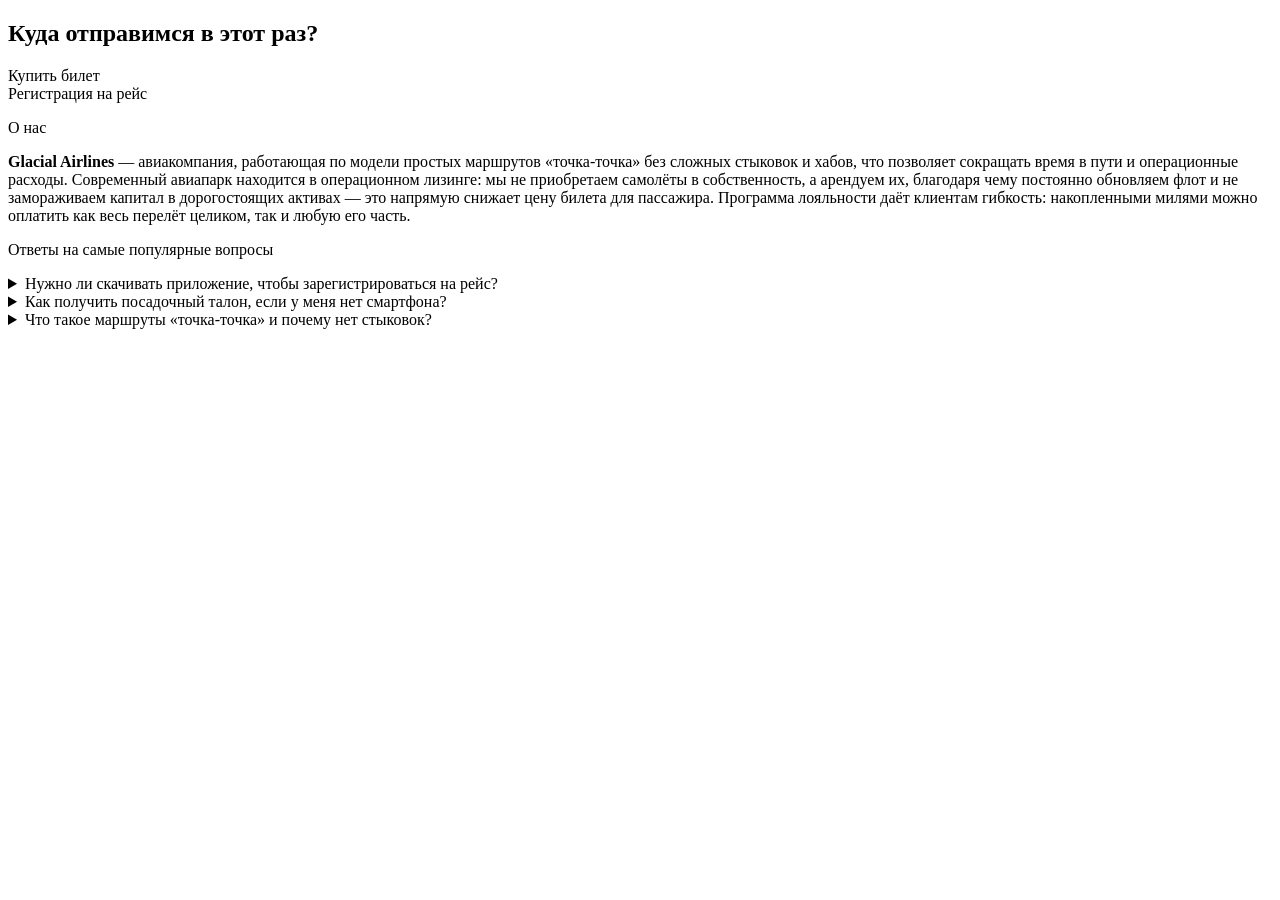
<file: presentation/src/main/resources/templates/index.html>
<!DOCTYPE html>
<html lang="ru" xmlns:th="http://www.thymeleaf.org">
<head>
    <meta charset="UTF-8">
    <meta name="viewport" content="width=device-width, initial-scale=1.0">
    <title>Glacial Airlines</title>
    <link rel="stylesheet" th:href="@{dist/index.css}">
    <script th:src="@{dist/index.js}"></script>
</head>
<body>
    <header th:replace="~{fragments/common.html :: header}"></header>

    <div class="wrapper">
        <section id="booking-section">
            <div class="content-wrapper">
                <h1 class="title">Куда отправимся в этот раз?</h1>

                <div class="tabs">
                    <div class="booking-tab ticket active">Купить билет</div>
                    <div class="booking-tab registration">Регистрация на рейс</div>
                </div>

                <div class="form-container" th:insert="~{fragments/booking.html :: booking-search-form('index')}"></div>
            </div>
        </section>

        <section id="about-company">
            <div class="content-wrapper">
                <div class="text-content">
                    <p class="title">О нас</p>
                    <span class="text">
                        <b>Glacial Airlines</b> — авиакомпания, работающая по модели простых маршрутов «точка-точка» без
                        сложных стыковок и хабов, что позволяет сокращать время в пути и операционные расходы.
                        Современный авиапарк находится в операционном лизинге: мы не приобретаем самолёты в собственность,
                        а арендуем их, благодаря чему постоянно обновляем флот и не замораживаем капитал в дорогостоящих
                        активах — это напрямую снижает цену билета для пассажира. Программа лояльности даёт клиентам гибкость:
                        накопленными милями можно оплатить как весь перелёт целиком, так и любую его часть.
                    </span>
                </div>
            </div>
        </section>

        <section id="faq">
            <div class="content-wrapper">
                <p class="section-title">Ответы на самые популярные вопросы</p>

                <div class="details-list">
                    <details class="question">
                        <summary class="title">Нужно ли скачивать приложение, чтобы зарегистрироваться на рейс?</summary>
                        <div class="content">
                            <p>
                                Нет, Glacial Airlines не требует установки приложений. Онлайн-регистрация открывается за 24 часа до вылета прямо
                                на главной странице нашего сайта. Вы просто вводите номер бронирования и фамилию. Посадочный талон придет на email,
                                а также сохранится в браузере.
                            </p>
                        </div>
                    </details>
                     <details class="question">
                        <summary class="title">Как получить посадочный талон, если у меня нет смартфона?</summary>
                        <div class="content">
                            <p>
                                Вы можете распечатать талон дома на обычном принтере или получить бумажную версию бесплатно на стойке регистрации
                                в аэропорту. Если вы прошли онлайн-регистрацию, но забыли талон дома, мы перевыпустим его на стойке без штрафов.
                            </p>
                        </div>
                    </details>
                    <details class="question">
                        <summary class="title">Что такое маршруты «точка-точка» и почему нет стыковок?</summary>
                        <div class="content">
                            Мы не используем хабовую систему с пересадками в центральном аэропорту. Летая по модели «точка-точка», мы выбираем кратчайший
                            путь между городами. Это сокращает время в пути и снижает риск потери багажа, так как его не нужно перегружать с рейса на рейс.
                            Отсутствие сложной логистики снижает наши расходы, позволяя держать тарифы доступными.
                        </div>
                    </details>
                </div>
            </div>
        </section>
    </div>

    <footer th:replace="~{fragments/common.html :: footer}"></footer>
</body>
</html>
</file>
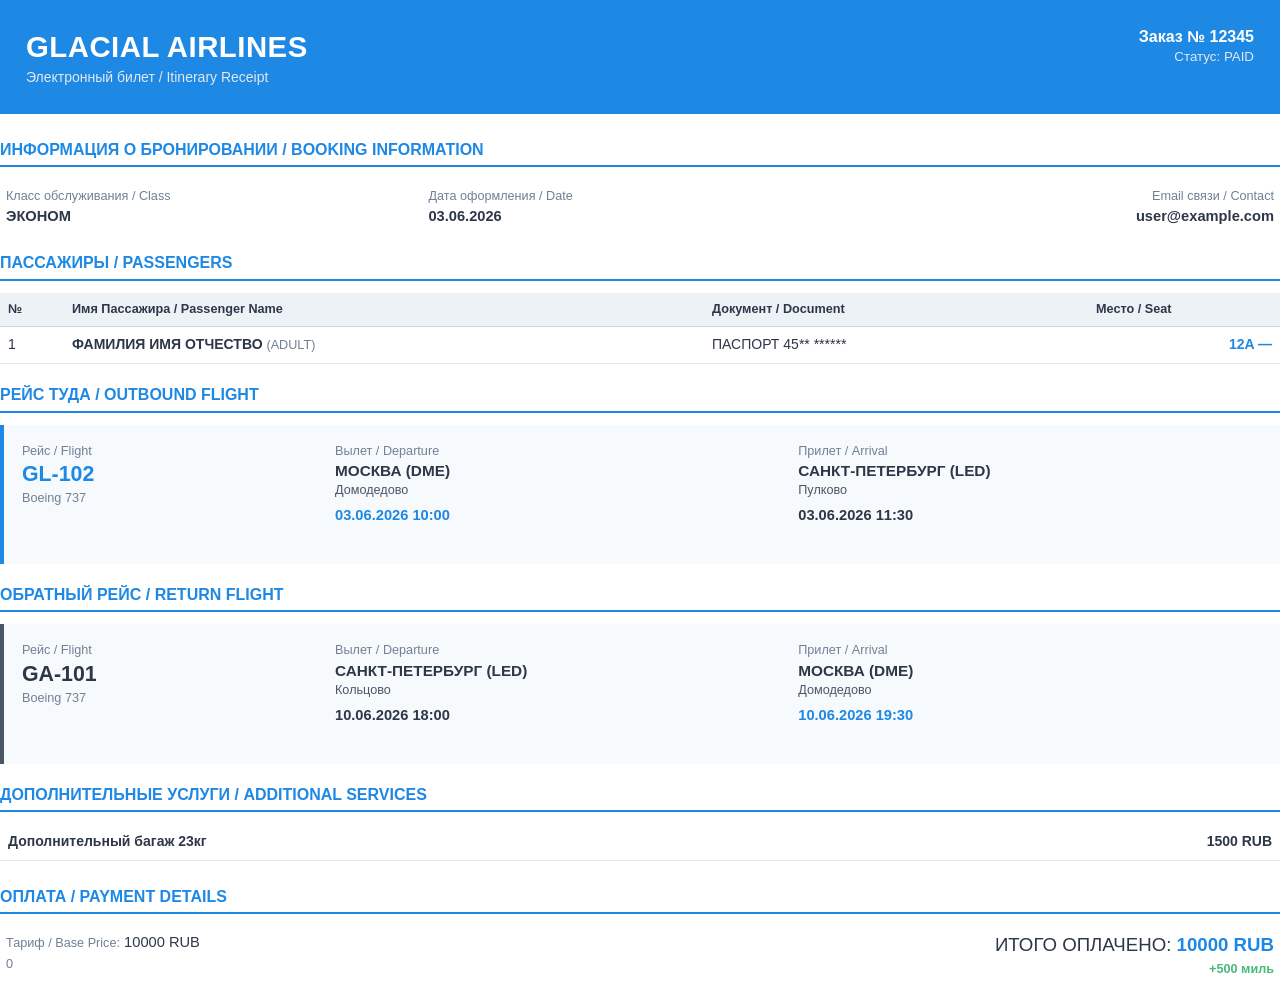
<file: presentation/src/main/resources/templates/itinerary.html>
<!DOCTYPE html>
<html lang="ru" xmlns:th="http://www.thymeleaf.org">
<head>
    <meta charset="UTF-8"/>
    <title th:text="${'Маршрутная квитанция № ' + order.id}">Маршрутная квитанция</title>
    <style>
        @font-face { font-family: 'Raleway'; font-weight: 400; font-style: normal; }
        @font-face { font-family: 'Raleway'; font-weight: 500; font-style: normal; }
        @font-face { font-family: 'Raleway'; font-weight: 700; font-style: normal; }

        @page {
            size: A4;
            margin: 20mm 15mm 20mm 15mm;
        }

        body {
            font-family: 'Raleway', sans-serif;
            font-size: 11pt;
            line-height: 1.4;
            color: #2D3748;
            margin: 0;
            padding: 0;
        }

        table {
            width: 100%;
            border-collapse: collapse;
            margin-bottom: 20px;
        }

        td {
            vertical-align: top;
            padding: 6px;
        }

        .text-right { text-align: right; }
        .text-bold { font-weight: 700; }
        .text-muted { color: #718096; font-size: 9.5pt; }

        .header-text-sub { font-size: 10.5pt; color: #E2E8F0; }
        .header-status-sub { font-size: 10pt; color: #E2E8F0; }

        .header-block {
            background-color: rgb(30, 136, 229);
            color: #ffffff;
            padding: 20px;
            margin-bottom: 25px;
        }

        .header-block h1 {
            margin: 0;
            font-size: 22pt;
            font-weight: 700;
            text-transform: uppercase;
            letter-spacing: 0.5px;
        }

        .section-title {
            font-size: 12pt;
            font-weight: 700;
            color: rgb(30, 136, 229);
            border-bottom: 2px solid rgb(30, 136, 229);
            padding-bottom: 4px;
            margin-bottom: 12px;
            text-transform: uppercase;
        }

        .data-table th {
            background-color: #EDF2F7;
            text-align: left;
            padding: 8px;
            font-weight: 700;
            font-size: 9.5pt;
            border-bottom: 1px solid #CBD5E0;
        }

        .data-table td {
            border-bottom: 1px solid #E2E8F0;
            padding: 8px;
            font-size: 10.5pt;
        }

        .flight-zone {
            background-color: #F7FAFC;
            border-left: 4px solid rgb(30, 136, 229);
            padding: 12px;
            margin-bottom: 20px;
        }
    </style>
</head>
<body>

    <div class="header-block">
        <table style="margin: 0;">
            <tr>
                <td>
                    <h1>Glacial Airlines</h1>
                    <span class="header-text-sub">Электронный билет / Itinerary Receipt</span>
                </td>
                <td class="text-right" style="font-size: 12pt;">
                    <div class="text-bold">Заказ № <span th:text="${order.id}">12345</span></div>
                    <div class="header-status-sub" th:text="${'Статус: ' + order.status}">Статус: PAID</div>
                </td>
            </tr>
        </table>
    </div>

    <div class="section-title">Информация о бронировании / Booking Information</div>
    <table>
        <tr>
            <td width="33%">
                <span class="text-muted">Класс обслуживания / Class</span><br/>
                <span class="text-bold" th:text="${order.seatClass}">ЭКОНОМ</span>
            </td>
            <td width="33%">
                <span class="text-muted">Дата оформления / Date</span><br/>
                <span class="text-bold" th:text="${#temporals.format(order.createdAt, 'dd.MM.yyyy HH:mm')}">03.06.2026</span>
            </td>
            <td width="34%" class="text-right">
                <span class="text-muted">Email связи / Contact</span><br/>
                <span class="text-bold" th:text="${order.contactEmail}">user@example.com</span>
            </td>
        </tr>
    </table>

    <div class="section-title">Пассажиры / Passengers</div>
    <table class="data-table">
        <thead>
        <tr>
            <th width="5%">№</th>
            <th width="50%">Имя Пассажира / Passenger Name</th>
            <th width="30%">Документ / Document</th>
            <th width="15%" class="text-right">Место / Seat</th>
        </tr>
        </thead>
        <tbody>
        <tr th:each="op, iter : ${order.passengers}">
            <td th:text="${iter.count}">1</td>
            <td class="text-bold">
                <span th:text="${op.lastName + ' ' + op.firstName}">ФАМИЛИЯ ИМЯ</span>
                <span th:if="${op.middleName != null}" th:text="${' ' + op.middleName}">ОТЧЕСТВО</span>
                <span class="text-muted" style="font-weight: normal;" th:text="${' (' + op.passengerType + ')'}">(ADULT)</span>
            </td>
            <td>
                <span th:text="${op.documentType}">ПАСПОРТ</span>
                <span th:text="${op.documentNumber}">45** ******</span>
            </td>
            <td class="text-right text-bold" style="color: rgb(30, 136, 229);">
                        <span th:if="${op.outboundSeatAvailability != null and op.outboundSeatAvailability.seat != null}"
                              th:text="${op.outboundSeatAvailability.seat.seatNumber}">12A</span>
                <span th:unless="${op.outboundSeatAvailability != null and op.outboundSeatAvailability.seat != null}">—</span>
            </td>
        </tr>
        </tbody>
    </table>

    <div class="section-title">Рейс Туда / Outbound Flight</div>
    <div class="flight-zone">
        <table>
            <tr>
                <td width="25%">
                    <div class="text-muted">Рейс / Flight</div>
                    <div class="text-bold" style="font-size: 16pt; color: rgb(30, 136, 229);" th:text="${order.outboundFlight.flightNumber}">GL-102</div>
                    <div class="text-muted" th:text="${'ВС: ' + order.outboundFlight.aircraft.model}">Boeing 737</div>
                </td>
                <td width="37%">
                    <div class="text-muted">Вылет / Departure</div>
                    <div class="text-bold" style="font-size: 11.5pt;" th:text="${order.outboundFlight.route.departureAirport.city + ' (' + order.outboundFlight.route.departureAirport.iataCode + ')'}">МОСКВА (DME)</div>
                    <div style="font-size: 9.5pt; color: #4A5568;" th:text="${order.outboundFlight.route.departureAirport.name}">Домодедово</div>
                    <div class="text-bold" style="margin-top: 6px; color: rgb(30, 136, 229);"
                         th:text="${#temporals.format(order.outboundFlight.departureTime, 'dd.MM.yyyy HH:mm')}">03.06.2026 10:00</div>
                </td>
                <td width="38%">
                    <div class="text-muted">Прилет / Arrival</div>
                    <div class="text-bold" style="font-size: 11.5pt;" th:text="${order.outboundFlight.route.arrivalAirport.city + ' (' + order.outboundFlight.route.arrivalAirport.iataCode + ')'}">САНКТ-ПЕТЕРБУРГ (LED)</div>
                    <div style="font-size: 9.5pt; color: #4A5568;" th:text="${order.outboundFlight.route.arrivalAirport.name}">Пулково</div>
                    <div class="text-bold" style="margin-top: 6px;"
                         th:text="${#temporals.format(order.outboundFlight.arrivalTime, 'dd.MM.yyyy HH:mm')}">03.06.2026 11:30</div>
                </td>
            </tr>
        </table>
    </div>

    <div th:if="${order.returnFlight != null}">
        <div class="section-title">Обратный рейс / Return Flight</div>
        <div class="flight-zone" style="border-left-color: #4A5568;">
            <table>
                <tr>
                    <td width="25%">
                        <div class="text-muted">Рейс / Flight</div>
                        <div class="text-bold" style="font-size: 16pt;" th:text="${order.returnFlight.flightNumber}">GА-101</div>
                        <div class="text-muted" th:text="${'ВС: ' + order.returnFlight.aircraft.model}">Boeing 737</div>
                    </td>
                    <td width="37%">
                        <div class="text-muted">Вылет / Departure</div>
                        <div class="text-bold" style="font-size: 11.5pt;" th:text="${order.returnFlight.route.departureAirport.city + ' (' + order.returnFlight.route.departureAirport.iataCode + ')'}">САНКТ-ПЕТЕРБУРГ (LED)</div>
                        <div style="font-size: 9.5pt; color: #4A5568;" th:text="${order.returnFlight.route.departureAirport.name}">Кольцово</div>
                        <div class="text-bold" style="margin-top: 6px;"
                             th:text="${#temporals.format(order.returnFlight.departureTime, 'dd.MM.yyyy HH:mm')}">10.06.2026 18:00</div>
                    </td>
                    <td width="38%">
                        <div class="text-muted">Прилет / Arrival</div>
                        <div class="text-bold" style="font-size: 11.5pt;" th:text="${order.returnFlight.route.arrivalAirport.city + ' (' + order.returnFlight.route.arrivalAirport.iataCode + ')'}">МОСКВА (DME)</div>
                        <div style="font-size: 9.5pt; color: #4A5568;" th:text="${order.returnFlight.route.arrivalAirport.name}">Домодедово</div>
                        <div class="text-bold" style="margin-top: 6px; color: rgb(30, 136, 229);"
                             th:text="${#temporals.format(order.returnFlight.arrivalTime, 'dd.MM.yyyy HH:mm')}">10.06.2026 19:30</div>
                    </td>
                </tr>
            </table>
        </div>
    </div>

    <div th:if="${not #lists.isEmpty(order.selectedServices)}">
        <div class="section-title">Дополнительные услуги / Additional Services</div>
        <table class="data-table" style="margin-bottom: 25px;">
            <tr th:each="service : ${order.selectedServices}">
                <td class="text-bold" th:text="${service.name}">Дополнительный багаж 23кг</td>
                <td class="text-right text-bold" width="20%" th:text="${service.price + ' RUB'}">1500 RUB</td>
            </tr>
        </table>
    </div>

    <div class="section-title">Оплата / Payment Details</div>
    <table style="margin-top: 10px;">
        <tr>
            <td>
                <span class="text-muted">Тариф / Base Price:</span> <span th:text="${order.basePrice + ' RUB'}">10000 RUB</span><br/>
                <span class="text-muted" th:text="${'Списано миль / Miles spent: ' + order.milesSpent}">0</span>
            </td>
            <td class="text-right" style="vertical-align: bottom;">
                <div style="font-size: 14pt; margin-bottom: 3px;">
                    <span>ИТОГО ОПЛАЧЕНО: </span>
                    <span class="text-bold" style="color: rgb(30, 136, 229);" th:text="${order.totalPrice + ' RUB'}">10000 RUB</span>
                </div>
                <div class="text-bold" style="color: #48BB78; font-size: 9.5pt;" th:text="${'Начислено миль / Miles earned: +' + order.milesEarned}">+500 миль</div>
            </td>
        </tr>
    </table>

</body>
</html>
</file>
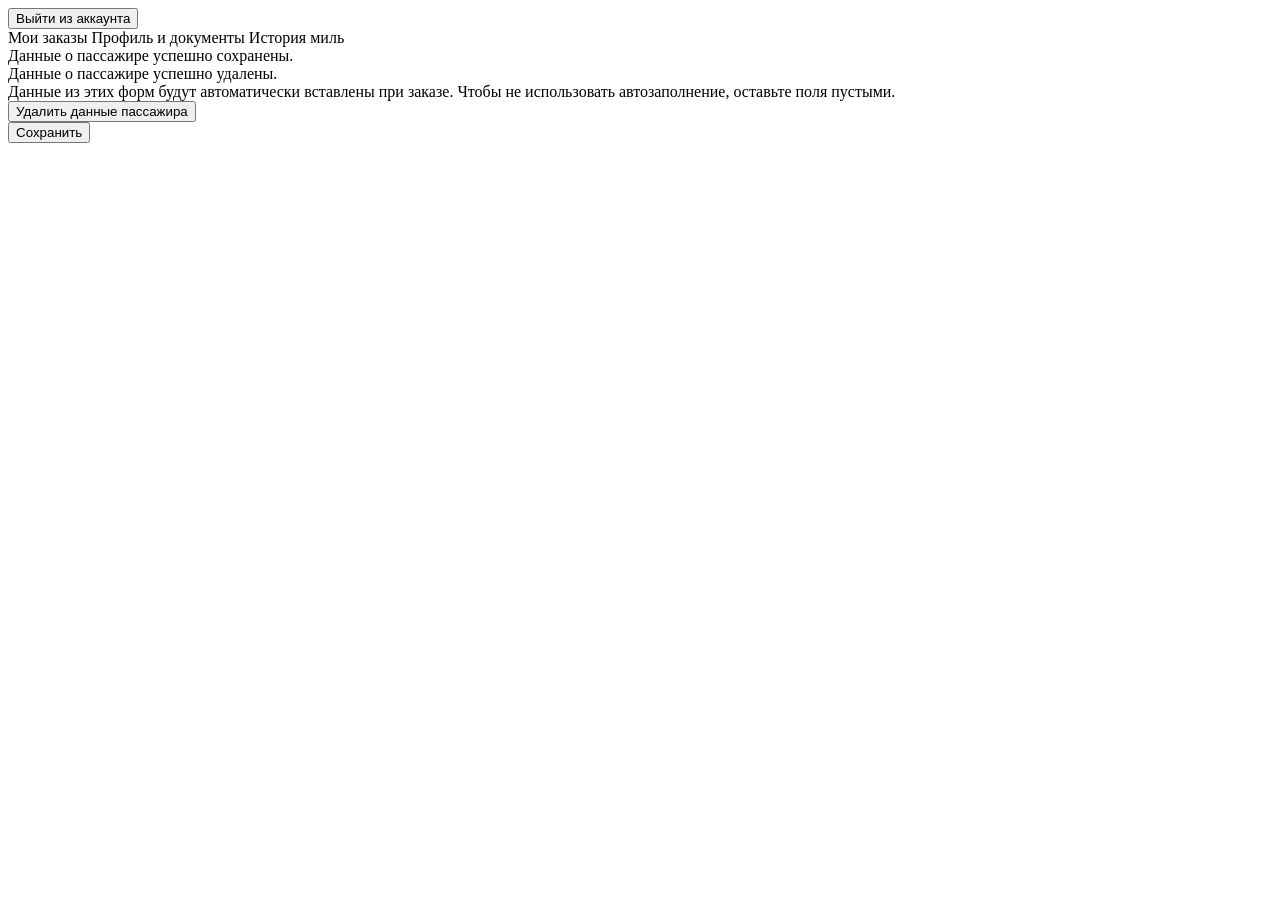
<file: presentation/src/main/resources/templates/account/main.html>
<!DOCTYPE html>
<html lang="ru" xmlns:th="http://www.thymeleaf.org">
<head>
    <meta charset="UTF-8">
    <meta name="viewport" content="width=device-width, initial-scale=1.0">
    <title>Личный кабинет | Glacial Airlines</title>
    <link rel="stylesheet" th:href="@{/dist/index.css}">
    <script th:src="@{/dist/index.js}"></script>
</head>
<body>
    <header th:replace="~{fragments/common.html :: header}"></header>

    <div class="wrapper booking">
        <div class="content-wrapper booking account">
            <div class="greeting-message booking-section">
                <span class="text" th:text="|С возвращением, ${userAccount.firstName}|"></span>
            </div>

            <div class="logout-form-container booking-section">
                <form th:action="@{/auth/logout}" method="post">
                    <button type="submit" class="logout-button">Выйти из аккаунта</button>
                </form>
            </div>
            
            <div class="passenger-card-container booking-section" th:insert="~{fragments/account.html :: passenger-card(${userAccount})}"></div>

            <div class="tabs-container booking-section">
                <div class="tabs">
                    <a class="tab" th:href="@{/account}" th:classappend="${activeTab == 'orders' ? 'active' : ''}">Мои заказы</a>
                    <a class="tab" th:href="@{/account/documents}" th:classappend="${activeTab == 'documents' ? 'active' : ''}">Профиль и документы</a>
                    <a class="tab" th:href="@{/account/history}" th:classappend="${activeTab == 'history' ? 'active' : ''}">История миль</a>
                </div>
            </div>

            <th:block th:if="${activeTab == 'orders'}">
                <div th:if="${not #lists.isEmpty(bookingOrders)}" class="order-cards-container booking-section">
                    <div class="order-cards">
                        <th:block th:each="userOrder : ${bookingOrders}">
                            <div th:replace="~{fragments/account.html :: order-card(${userOrder})}"></div>
                        </th:block>
                    </div>
                </div>

                <th:block th:if="${#lists.isEmpty(bookingOrders)}">
                    <div th:replace="~{fragments/booking.html :: no-content-section('У вас нет активных заказов. Пожалуйста, перейдите на главную страницу для поиска билетов..')}"></div>
                </th:block>
            </th:block>

            <div th:if="${activeTab == 'documents'}" class="document-group-container booking-section">
                    <form th:action="@{/account/save-passenger}" th:object="${createPassengerDto}" method="post" id="saveForm">
                        <div th:if="${param.saved}" class="information-note green">
                            Данные о пассажире успешно сохранены.
                        </div>

                        <div th:if="${param.deleted}" class="information-note green">
                            Данные о пассажире успешно удалены.
                        </div>

                        <div th:if="${param.saved == null && param.deleted == null}" class="information-note">
                            Данные из этих форм будут автоматически вставлены при заказе. Чтобы не использовать автозаполнение, оставьте поля пустыми.
                        </div>

                        <div th:replace="~{fragments/account.html :: documents-form-group}"></div>
                    </form>

                    <div class="form-buttons">
                        <form th:action="@{/account/delete-passenger}" method="post">
                            <button type="submit" class="outline-button">Удалить данные пассажира</button>
                        </form>
                        <input type="submit" value="Сохранить" form="saveForm" class="outline-button">
                    </div>

            </div>

            <th:block th:if="${activeTab == 'history'}">
                <div th:if="${not #lists.isEmpty(transactions)}"  class="miles-history-container booking-section">
                    <th:block th:each="transaction : ${transactions}">
                        <div th:replace="~{fragments/account.html :: miles-transaction-row(${transaction})}"></div>
                    </th:block>
                </div>

                <th:block th:if="${#lists.isEmpty(transactions)}">
                    <div th:replace="~{fragments/booking.html :: no-content-section('Здесь будут отображаться транзакции миль по вашим заказам...')}"></div>
                </th:block>
            </th:block>

        </div>
    </div>

    <footer th:replace="~{fragments/common.html :: footer}"></footer>
</body>
</html>
</file>
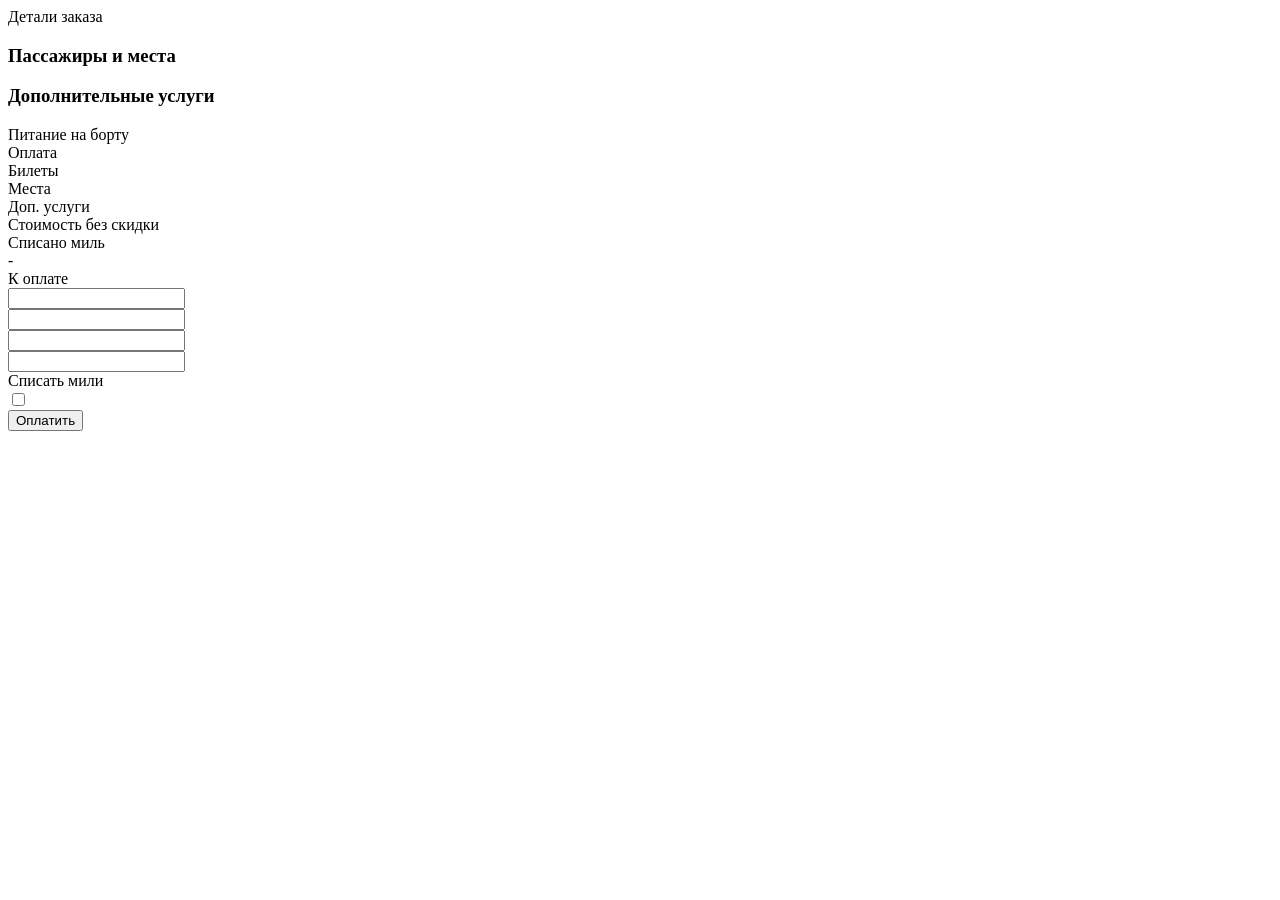
<file: presentation/src/main/resources/templates/booking/checkout.html>
<!DOCTYPE html>
<html lang="ru" xmlns:th="http://www.thymeleaf.org">
<head>
    <meta charset="UTF-8">
    <meta name="viewport" content="width=device-width, initial-scale=1.0">
    <title>Бронирование — Оплата | Glacial Airlines</title>
    <link rel="stylesheet" th:href="@{/dist/index.css}">
    <script th:src="@{/dist/index.js}"></script>
</head>
<body>
    <header th:replace="~{fragments/common.html :: header}"></header>

    <div class="wrapper booking">
        <div class="content-wrapper booking">
            <div class="step-indicator-container booking-section" th:insert="~{fragments/booking.html :: step-indicator(3)}"></div>

            <div class="booking-section two-columns">
                <div class="main">
                    <div class="content-block">
                        <div class="header">
                            <span class="title">Детали заказа</span>
                        </div>

                        <div class="content column-flex-container medium-gap">
                            <div th:replace="~{fragments/booking.html :: flight-card-checkout(
                                direction='Туда',
                                flightOffer=${outboundFlight}
                            )}"></div>

                            <th:block th:if="${returnFlight != null}">
                                <div th:replace="~{fragments/booking.html :: flight-card-checkout(
                                    direction='Обратно',
                                    flightOffer=${returnFlight}
                                )}"></div>
                            </th:block>

                            <h3>Пассажиры и места</h3>

                            <div class="passengers-info flex-column">
                                <th:block th:each="passenger : ${bookingOrder.passengers}">
                                    <div th:replace="~{fragments/booking.html :: passenger-info-checkout(${passenger})}"></div>
                                </th:block>
                            </div>

                            <h3>Дополнительные услуги</h3>

                            <div class="additional-services flex-column" style="gap: 15px;">
                                <div class="price-line" th:each="service : ${bookingOrder.selectedServices}">
                                    <div class="label" th:text="${service.name}">Питание на борту</div>
                                    <div class="price" th:text="| ${#numbers.formatInteger(service.price, 1)} RUB|"></div>
                                </div>
                            </div>
                        </div>
                    </div>
                </div>

                <div class="aside checkout">
                    <div class="content-block">
                        <div class="header">
                            <span class="title">Оплата</span>
                        </div>

                        <div class="content column-flex-container medium-gap">
                            <div class="final-services flex-column">
                                <div class="price-line">
                                    <div class="label">Билеты</div>
                                    <div class="price" th:text="|${#numbers.formatInteger(bookingOrder.basePrice, 1)} RUB|"></div>
                                </div>
                                <div class="price-line">
                                    <div class="label">Места</div>
                                    <div class="price" th:text="|${#numbers.formatInteger(seatsSurcharge, 1)} RUB|"></div>
                                </div>
                                <div class="price-line">
                                    <div class="label">Доп. услуги</div>
                                    <div class="price" th:text="|${#numbers.formatInteger(servicesTotal, 1)} RUB|"></div>
                                </div>
                            </div>

                            <div class="divider"></div>

                            <div class="expense-item flex-column" th:attr="data-total-price=${#numbers.formatInteger(bookingOrder.totalPrice, 1)}, data-miles-count=${currentMiles}">
                                <div class="price-line black">
                                    <div class="label">Стоимость без скидки</div>
                                    <div class="price" th:text="|${#numbers.formatInteger(bookingOrder.totalPrice, 1)} RUB|"></div>
                                </div>
                                <div class="price-line miles-spent black">
                                    <div class="label">Списано миль</div>
                                    <div class="price">-</div>
                                </div>
                                <div class="price-line final bold">
                                    <div class="label">К оплате</div>
                                    <div class="price"></div>
                                </div>
                            </div>

                            <div class="divider"></div>

                            <form id="payment-form" th:action="@{/booking/checkout}" method="post" th:object="${paymentFormDto}" class="flight-payment flex-column" style="gap: 15px;">
                                <div class="floating-input-group">
                                    <input id="card-number" class="input" type="text"
                                           th:field="*{cardNumber}"
                                           th:classappend="${#fields.hasErrors('cardNumber')} ? 'error'"
                                           placeholder=" ">
                                    <label for="card-number" class="floating-label"
                                           th:text="${#fields.hasErrors('cardNumber')} ? ${#fields.errors('cardNumber')[0]} : 'Номер карты'"></label>
                                </div>
                                
                                <div class="row">
                                    <div class="floating-input-group">
                                        <input id="validity-period" class="input" type="text"
                                               th:field="*{validityPeriod}"
                                               th:classappend="${#fields.hasErrors('validityPeriod')} ? 'error'"
                                               placeholder=" ">
                                        <label for="validity-period" class="floating-label"
                                               th:text="${#fields.hasErrors('validityPeriod')} ? ${#fields.errors('validityPeriod')[0]} : 'Сроки действия'"></label>
                                    </div>

                                    <div class="floating-input-group">
                                        <input id="cvv" class="input" type="text"
                                               th:field="*{cvv}"
                                               th:classappend="${#fields.hasErrors('cvv')} ? 'error'"
                                               placeholder=" ">
                                        <label for="cvv" class="floating-label"
                                               th:text="${#fields.hasErrors('cvv')} ? ${#fields.errors('cvv')[0]} : 'CVV'"></label>
                                    </div>
                                </div>

                                <div class="floating-input-group">
                                    <input id="cardholder" class="input" type="text"
                                           th:field="*{cardholder}"
                                           th:classappend="${#fields.hasErrors('cardholder')} ? 'error'"
                                           placeholder=" ">
                                    <label for="cardholder" class="floating-label"
                                           th:text="${#fields.hasErrors('cardholder')} ? ${#fields.errors('cardholder')[0]} : 'Имя держателя карты'"></label>
                                </div>
                            </form>

                            <div class="checkbox-line">
                                <div class="label">Списать мили</div>
                                <input type="checkbox" id="payWithMiles" th:field="${paymentFormDto.payWithMiles}" form="payment-form">
                            </div>

                            <input type="submit" value="Оплатить" class="default-button" form="payment-form">
                        </div>
                    </div>
                </div>
            </div>
        </div>
    </div>

    <footer th:replace="~{fragments/common.html :: footer}"></footer>
</body>
</html>
</file>
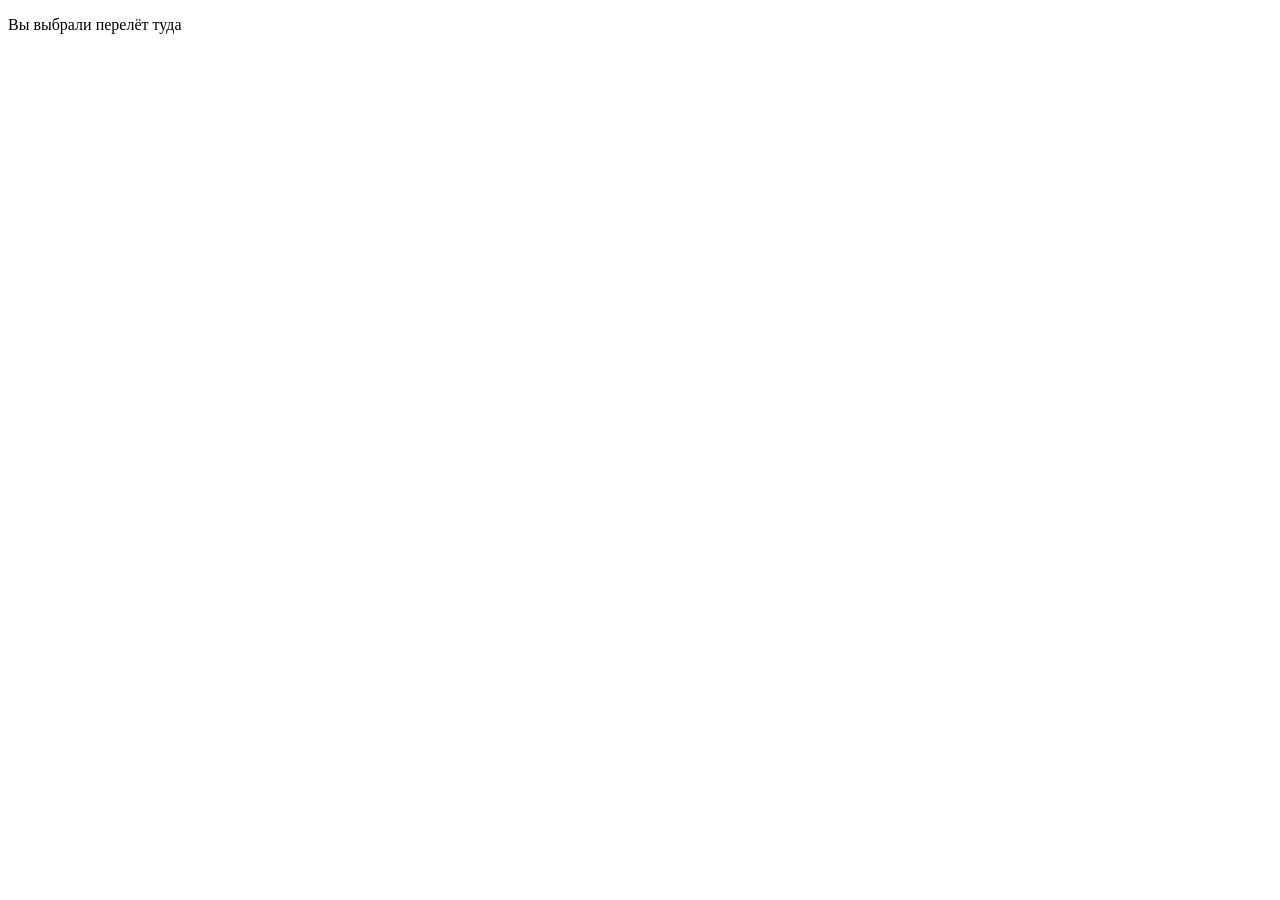
<file: presentation/src/main/resources/templates/booking/return-flight.html>
<!DOCTYPE html>
<html lang="ru" xmlns:th="http://www.thymeleaf.org">
<head>
    <meta charset="UTF-8">
    <meta name="viewport" content="width=device-width, initial-scale=1.0">
    <title>Бронирование — Обратный рейс | Glacial Airlines</title>
    <link rel="stylesheet" th:href="@{/dist/index.css}">
    <script th:src="@{/dist/index.js}"></script>
</head>
<body>
    <header th:replace="~{fragments/common.html :: header}"></header>

    <div class="wrapper booking">
        <div class="content-wrapper booking">
            <div class="booking-section previous-flight">
                <div class="text-info">
                    <p class="title">Вы выбрали перелёт туда</p>
                    <p class="flight-route" th:text="${outboundFlight.departureCity + ' - ' + outboundFlight.arrivalCity}"></p>
                </div>

                <div th:replace="~{fragments/booking.html :: flight-offer-card(${outboundFlight}, '/search?' + ${searchRequestDto.toQueryString('search')}, 'Изменить')}"></div>
            </div>

            <div class="flight-info booking-section-wide" th:if="${not #lists.isEmpty(flightOffers)}"
                 th:with="returnRoute=${outboundFlight.arrivalCity + ' - ' + outboundFlight.departureCity}"
                 th:insert="~{fragments/booking.html :: cheapest-flight-info-block('Выберите обратный рейс', ${arrivalCity + ' - ' + departureCity}, ${minPrice})}">
            </div>

            <div class="offer-cards-filters booking-section" th:if="${not #lists.isEmpty(flightOffers)}" th:insert="~{fragments/booking.html :: offer-cards-filters}"></div>

            <div class="offer-flight-cards booking-section" th:if="${not #lists.isEmpty(flightOffers)}">
                <th:block th:each="flightOffer : ${flightOffers}">
                    <div
                        th:replace="~{fragments/booking.html :: flight-offer-card(${flightOffer}, '/booking/select-return?returnFlightId=' + ${flightOffer.flightId}, null)}">
                    </div>
                </th:block>
            </div>

            <th:block th:if="${#lists.isEmpty(flightOffers)}">
                <div th:replace="~{fragments/booking.html :: no-content-section('Рейсы на эту дату не найдены, начните поиск заново.')}"></div>
            </th:block>
        </div>
    </div>

    <footer th:replace="~{fragments/common.html :: footer}"></footer>
</body>
</html>
</file>
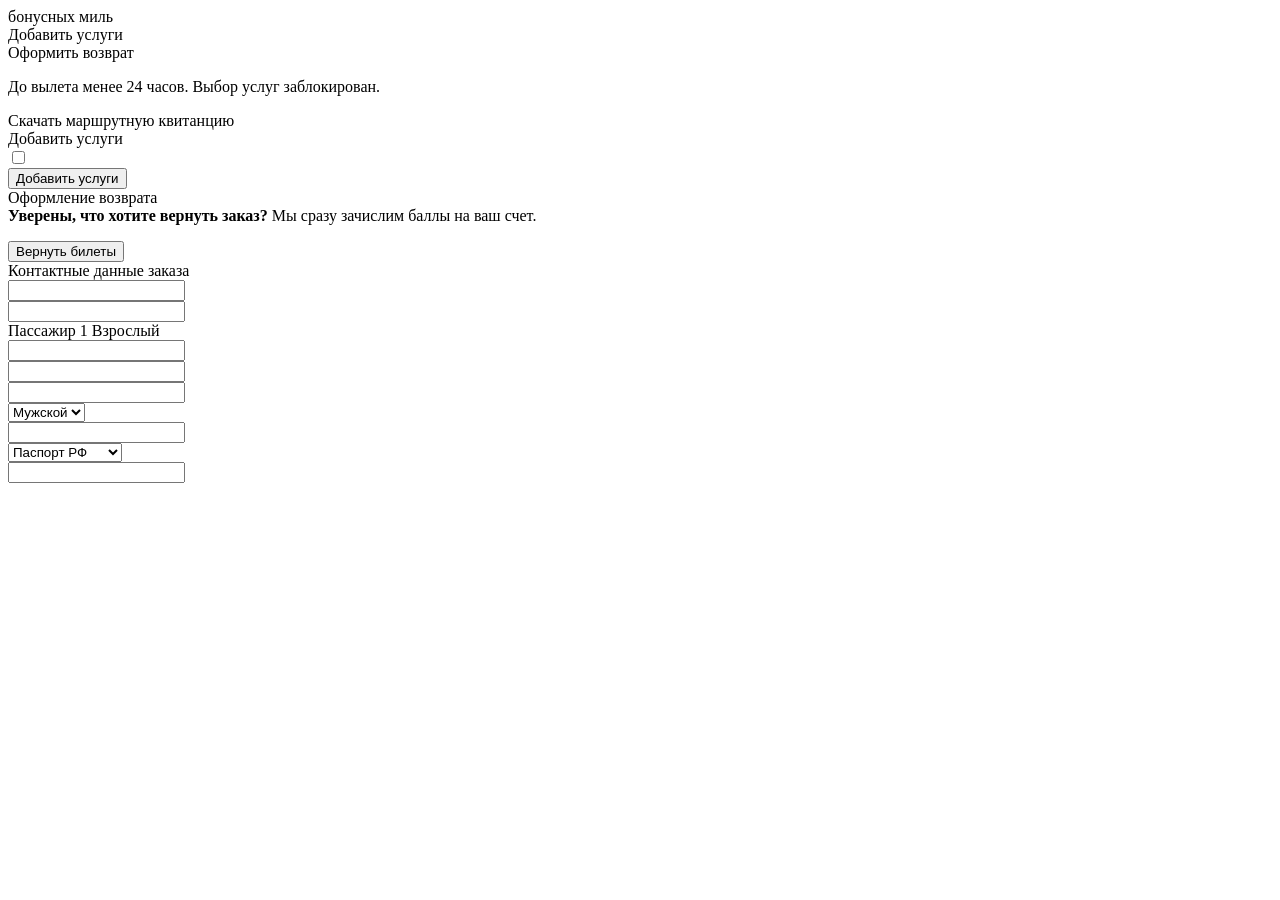
<file: presentation/src/main/resources/templates/fragments/account.html>
<!DOCTYPE html>
<html xmlns:th="http://www.thymeleaf.org">
<body>
    <div th:fragment="passenger-card(account)" class="passenger-card">
        <div class="left-side">
            <div class="profile-icon" th:text="${account.firstName.charAt(0)}"></div>

            <div class="user-credentials">
                <div class="fullname" th:text="|${account.lastName} ${account.firstName} ${account.middleName}|"></div>
                <div class="email" th:text="${account.email}"></div>
            </div>
        </div>
        <div class="right-side">
            <div class="miles-accumulated">
                <div class="amount-of-miles" th:text="${currentMiles}"></div>
                <div class="underline-label">бонусных миль</div>
            </div>
        </div>
    </div>

    <div th:fragment="order-card(userOrder)" class="order-card">
        <div class="content-block">
            <div class="header">
                <span class="title" th:text="'Заказ №' + ${userOrder.bookingOrder.id}"></span>
                <span class="subtitle" th:text="${userOrder.bookingOrder.status.name() == 'PAID'} ?
                    'Оплачен ' + ${#temporals.format(userOrder.bookingOrder.createdAt, 'dd.MM.yyyy')} :
                    ${userOrder.bookingOrder.status.name()}"></span>
            </div>

            <div class="content column-flex-container medium-gap">
                <div th:replace="~{fragments/booking.html :: flight-segment(${userOrder.outboundFlight})}"></div>
                <th:block th:if="${userOrder.returnFlight != null}">
                    <div class="divider dashed"></div>
                    <div th:replace="~{fragments/booking.html :: flight-segment(${userOrder.returnFlight})}"></div>
                </th:block>
                
                <div class="services">
                    <th:block th:each="passenger : ${userOrder.bookingOrder.passengers}">
                        <div class="service" th:text="${passenger.lastName + ' ' + passenger.firstName.charAt(0) + '. • ' +
                        (passenger.outboundSeatAvailability != null ? passenger.outboundSeatAvailability.seat.seatNumber : 'Авто')}">
                        </div>
                    </th:block>
                    <th:block th:each="service : ${userOrder.bookingOrder.selectedServices}">
                        <div class="service" th:text="${service.name}"></div>
                    </th:block>
                </div>

                <div class="divider"></div>

                <div class="button-row">
                    <th:block th:if="${userOrder.isEditable}">
                        <div class="service-buttons">
                            <div th:unless="${#lists.isEmpty(userOrder.availableServices)}" class="outline-button add-services-button">Добавить услуги</div>
                            <div th:if="${userOrder.refundAvailable}" class="outline-button refund-button">Оформить возврат</div>
                        </div>
                    </th:block>
                    <th:block th:unless="${userOrder.isEditable}">
                        <p class="not-editable-message">До вылета менее 24 часов. Выбор услуг заблокирован.</p>
                    </th:block>

                    <a class="default-button" target="_blank" th:href="@{/pdf/order/{id}(id=${userOrder.bookingOrder.id})}">Скачать маршрутную квитанцию</a>
                </div>

            </div>

            <th:block th:if="${userOrder.isEditable}">
                <div class="whole-page-modal additional-services-modal" data-trigger="add-services-button">
                    <form th:action="@{/account/order/services}" method="post">
                        <input type="hidden" name="orderId" th:value="${userOrder.bookingOrder.id}" />

                        <div class="modal-window">
                            <div class="modal-header">
                                <span class="title">Добавить услуги</span>
                                <div class="close-button"></div>
                            </div>

                            <div class="modal-content service-group">
                                <th:block th:each="service : ${userOrder.availableServices}">
                                    <div class="service">
                                        <div class="checkbox-line">
                                            <div class="label" th:text="${service.name}"></div>
                                            <input type="checkbox" name="serviceIds" th:value="${service.id}">
                                        </div>
                                        <div class="price-line">
                                            <div class="label" th:text="${service.description}"></div>
                                            <div class="price" th:text="|${#numbers.formatInteger(service.price, 1)} RUB|"></div>
                                        </div>
                                    </div>
                                </th:block>
                            </div>


                            <input type="submit" class="outline-button" value="Добавить услуги">
                        </div>
                    </form>
                </div>

                <div class="whole-page-modal additional-services-modal" data-trigger="refund-button">
                    <form th:action="@{/account/order/refund}" method="post">
                        <input type="hidden" name="orderId" th:value="${userOrder.bookingOrder.id}" />

                        <div class="modal-window">
                            <div class="modal-header">
                                <span class="title">Оформление возврата</span>
                                <div class="close-button"></div>
                            </div>

                            <div class="modal-content service-group">
                                <span class="refund-description">
                                    <b>Уверены, что хотите вернуть заказ?</b> Мы сразу зачислим баллы на ваш счет.
                                    <p th:text="|Сумма возврата: ${#numbers.formatInteger(userOrder.bookingOrder.totalPrice, 1)} ед. миль|"></p>
                                </span>
                            </div>

                            <input type="submit" class="outline-button" value="Вернуть билеты">
                        </div>
                    </form>
                </div>
            </th:block>


        </div>
    </div>

    <div th:fragment="documents-form-group" class="documents-form-group">
        <div class="content-block">
            <div class="header">
                <span class="title">Контактные данные заказа</span>
                <span class="subtitle"></span>
            </div>

            <div class="content">
                <div class="row">
                    <div class="floating-input-group">
                        <input id="contact-email" th:field="*{contactEmail}"
                               th:classappend="${#fields.hasErrors('contactEmail')} ? 'error'"
                               type="text" class="input" placeholder=" " autocomplete="off">
                        <label for="contact-email" class="floating-label"
                               th:text="${#fields.hasErrors('contactEmail')} ? ${#fields.errors('contactEmail').get(0)} : 'Контактная почта'"></label>
                    </div>
                    <div class="floating-input-group">
                        <input id="contact-phone" th:field="*{contactPhone}"
                               th:classappend="${#fields.hasErrors('contactPhone')} ? 'error'"
                               type="text" class="input" placeholder=" " autocomplete="off">
                        <label for="contact-phone" class="floating-label"
                               th:text="${#fields.hasErrors('contactPhone')} ? ${#fields.errors('contactPhone').get(0)} : 'Контактный телефон'"></label>
                    </div>
                </div>
            </div>
        </div>

        <div class="content-block">
            <div class="header">
                <span class="title">Пассажир 1</span>
                <span class="subtitle">Взрослый</span>
            </div>
            
            <div class="content column-flex-container">
                <div class="row">
                     <div class="floating-input-group">
                         <input id="lastname" th:field="*{lastName}"
                                th:classappend="${#fields.hasErrors('lastName')} ? 'error'"
                                type="text" class="input" placeholder=" " autocomplete="off">
                         <label for="lastname" class="floating-label"
                                th:text="${#fields.hasErrors('lastName')} ? ${#fields.errors('lastName').get(0)} : 'Фамилия'"></label>
                    </div>
                    <div class="floating-input-group">
                        <input id="firstname" th:field="*{firstName}"
                               th:classappend="${#fields.hasErrors('firstName')} ? 'error'"
                               type="text" class="input" placeholder=" " autocomplete="off">
                        <label for="firstname" class="floating-label"
                               th:text="${#fields.hasErrors('firstName')} ? ${#fields.errors('firstName').get(0)} : 'Имя'"></label>
                    </div>
                    <div class="floating-input-group">
                        <input id="middlename" th:field="*{middleName}"
                               th:classappend="${#fields.hasErrors('middleName')} ? 'error'"
                               type="text" class="input" placeholder=" " autocomplete="off">
                        <label for="middlename" class="floating-label"
                               th:text="${#fields.hasErrors('middleName')} ? ${#fields.errors('middleName').get(0)} : 'Отчество'"></label>
                    </div>
                </div>

                <div class="row">
                    <select class="select" id="sex" th:field="*{gender}">
                        <option value="MALE">Мужской</option>
                        <option value="FEMALE">Женский</option>
                    </select>

                    <div class="floating-input-group">
                        <input id="birthDate" th:field="*{birthDate}"
                               th:classappend="${#fields.hasErrors('birthDate')} ? 'error'"
                               th:value="${createPassengerDto.birthDate != null} ? ${#temporals.format(createPassengerDto.birthDate, 'yyyy-MM-dd')} : ''"
                               type="text" class="input" placeholder=" " autocomplete="off">
                        <label for="birthDate" class="floating-label"
                               th:text="${#fields.hasErrors('birthDate')} ? ${#fields.errors('birthDate').get(0)} : 'Дата рождения (гггг-мм-дд)'"></label>
                    </div>
                </div>

                <div class="row">
                    <select id="document-type" th:field="*{documentType}" class="select">
                        <option value="PASSPORT_RUSSIAN">Паспорт РФ</option>
                        <option value="INTERNATIONAL">Загранпаспорт</option>
                    </select>

                    <div class="floating-input-group">
                        <input id="documentNumber" th:field="*{documentNumber}"
                               th:classappend="${#fields.hasErrors('documentNumber')} ? 'error'"
                               type="text" class="input" placeholder=" " autocomplete="off">
                        <label for="documentNumber" class="floating-label"
                               th:text="${#fields.hasErrors('documentNumber')} ? ${#fields.errors('documentNumber').get(0)} : 'Серия и номер'"></label>
                    </div> 
                </div>
            </div>
        </div>
    </div>

    <div th:fragment="miles-transaction-row(transaction)" class="miles-transaction-row" th:with="type=${transaction.transactionType.name()}">
        <div class="left-side">
            <p class="order-id" th:text="|Заказ №${transaction.order.id}|"></p>
            <p class="payment-date" th:text="${type != 'RETURNED'} ?
                 'Оплачен ' + ${#temporals.format(transaction.order.createdAt, 'dd.MM.yyyy')}
                 : 'Возвращён ' + ${#temporals.format(transaction.order.returnedAt, 'dd.MM.yyyy')}"></p>
        </div>
        <div class="right-side">
            <p class="miles-amount"
                th:classappend="${type == 'EARNED' || type == 'RETURNED'} ? 'top-upped' : 'written-off'"
                th:text="${type == 'EARNED' || type == 'RETURNED' ? '+ ' : '- '} + ${transaction.miles} + ' ед. миль'"></p>
        </div>
    </div>
</body>
</html>
</file>
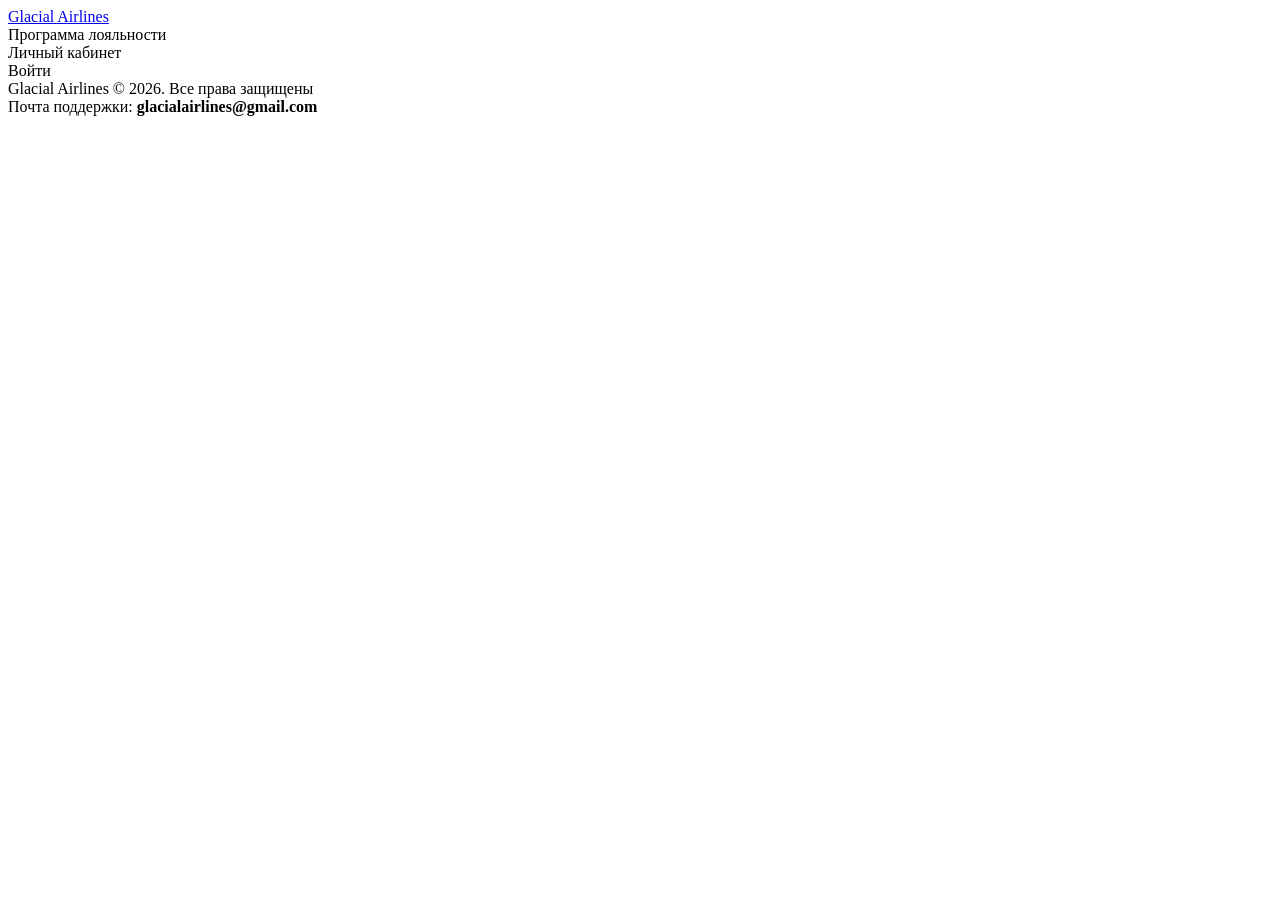
<file: presentation/src/main/resources/templates/fragments/common.html>
<!DOCTYPE html>
<html xmlns:th="http://www.thymeleaf.org" xmlns:sec="http://thymeleaf.org/extras/spring-security">
<body>
    <header th:fragment="header" class="page-header">
        <div class="header-content">
            <span class="company-name"><a href="/">Glacial Airlines</a></span>

            <div class="interactive-elements">
                <div class="links" sec:authorize="isAuthenticated()">
                    <a th:text="|${currentMiles} миль|"></a>
                </div>

                <div class="links" sec:authorize="isAnonymous()">
                    <a th:href="@{/loyalty-program}">Программа лояльности</a>
                </div>

                <div class="divider"></div>

                <div sec:authorize="isAuthenticated()">
                    <a th:href="@{/account}" class="rounded-button-primary">Личный кабинет</a>
                </div>

                <div sec:authorize="isAnonymous()">
                    <a th:href="@{/auth/login}" class="rounded-button-primary">Войти</a>
                </div>
            </div>
        </div>
    </header>

    <footer th:fragment="footer" class="page-footer">
        <div class="content-wrapper">
            <div class="left-side">
                <span class="branding-title">
                    Glacial Airlines © 2026. Все права защищены
                </span>
            </div>
            <div class="right-side">
                <span class="support-email">
                    Почта поддержки: <b>glacialairlines@gmail.com</b>
                </span>
            </div>
        </div>
    </footer>
</body>
</html>
</file>
